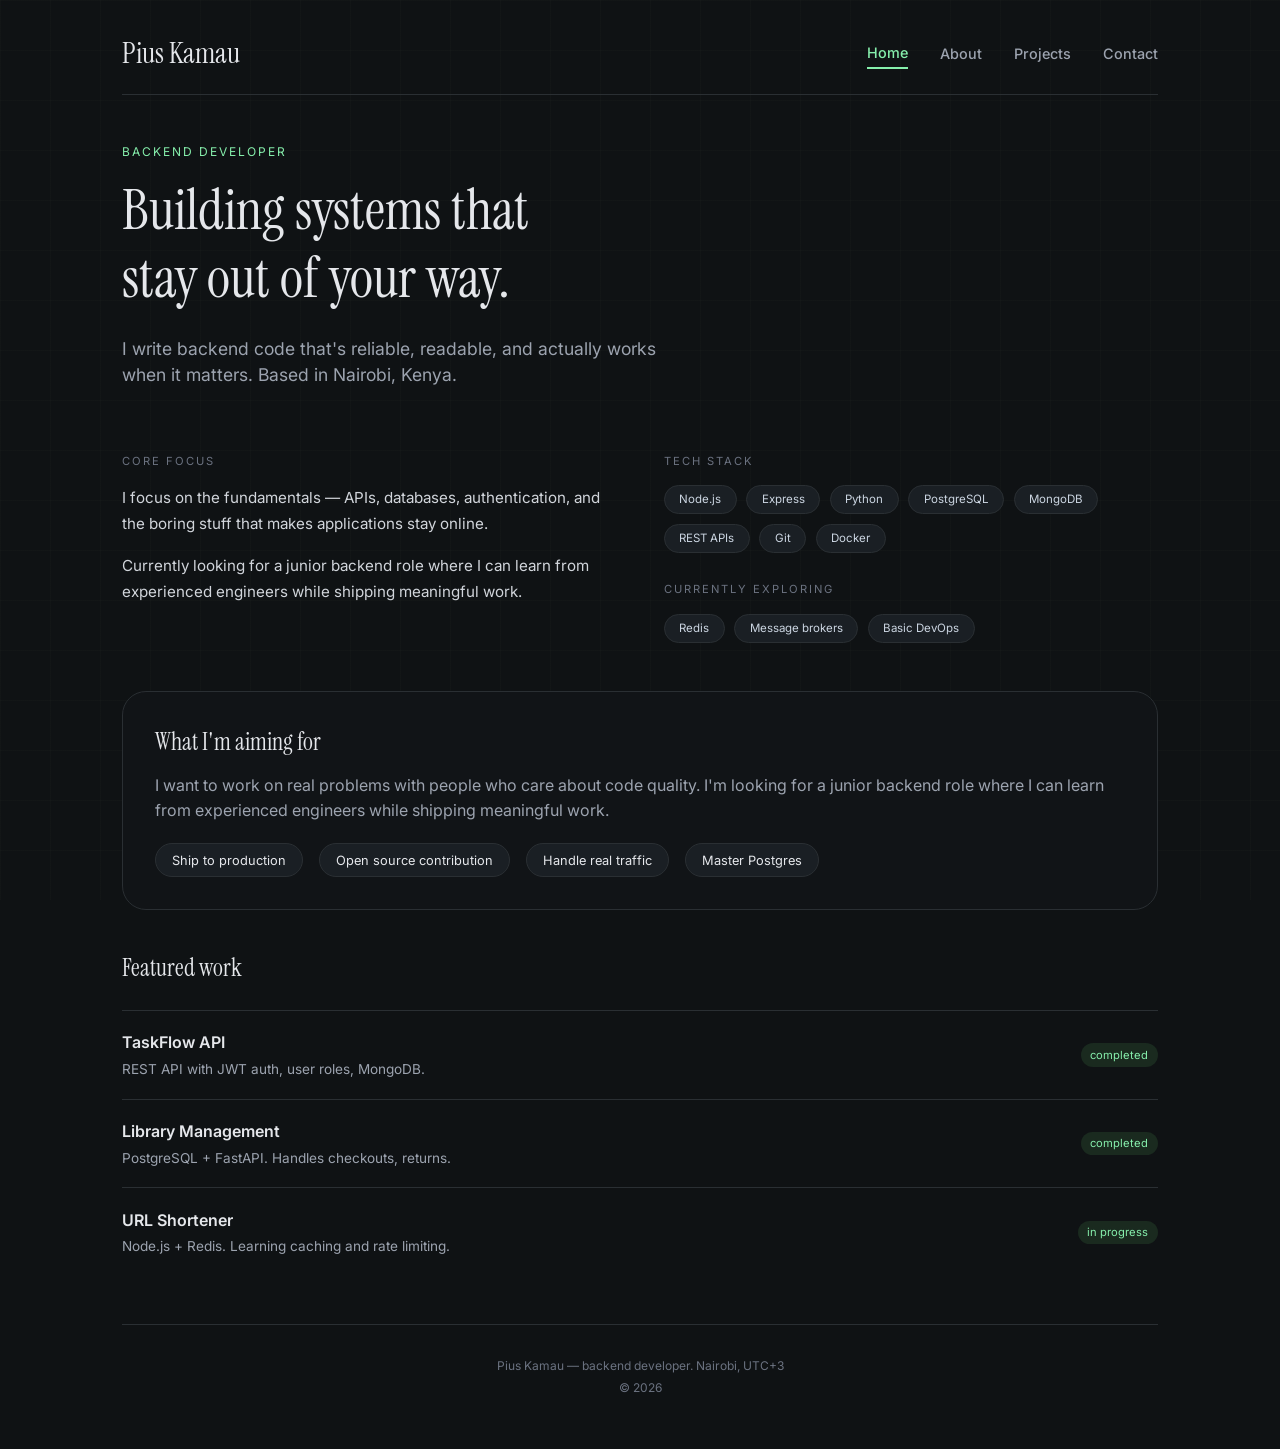
<file: index.html>
<!-- index.html -->
<!DOCTYPE html>
<html lang="en">
<head>
  <meta charset="UTF-8" />
  <meta name="viewport" content="width=device-width, initial-scale=1.0" />
  <title>Pius Kamau | Backend Developer</title>
  <link href="https://fonts.googleapis.com/css2?family=Instrument+Serif:ital@0;1&family=Inter:opsz,wght@14..32,400;14..32,500;14..32,600;14..32,700&display=swap" rel="stylesheet">
  <link rel="stylesheet" href="style.css" />
  <script src="script.js" defer></script>
</head>
<body>
  <div class="container">
    <div class="header">
      <a href="index.html" class="logo">Pius Kamau</a>
      <button class="hamburger" id="hamburger">
        <span></span><span></span><span></span>
      </button>
      <div class="nav-links" id="navLinks">
        <a href="index.html" class="active">Home</a>
        <a href="about.html">About</a>
        <a href="projects.html">Projects</a>
        <a href="contact.html">Contact</a>
      </div>
    </div>
    <div class="hero">
      <div class="role">backend developer</div>
      <h1>Building systems that<br>stay out of your way.</h1>
      <p>I write backend code that's reliable, readable, and actually works when it matters. Based in Nairobi, Kenya.</p>
    </div>
    <div class="two-col">
      <div>
        <div class="section-label">Core focus</div>
        <div class="about-text">
          <p>I focus on the fundamentals — APIs, databases, authentication, and the boring stuff that makes applications stay online.</p>
          <p>Currently looking for a junior backend role where I can learn from experienced engineers while shipping meaningful work.</p>
        </div>
      </div>
      <div>
        <div class="section-label">Tech Stack</div>
        <div class="skills-list">
          <span class="skill">Node.js</span><span class="skill">Express</span><span class="skill">Python</span>
          <span class="skill">PostgreSQL</span><span class="skill">MongoDB</span><span class="skill">REST APIs</span>
          <span class="skill">Git</span><span class="skill">Docker</span>
        </div>
        <div style="margin-top: 1.8rem;">
          <div class="section-label">Currently exploring</div>
          <div class="skills-list">
            <span class="skill">Redis</span><span class="skill">Message brokers</span><span class="skill">Basic DevOps</span>
          </div>
        </div>
      </div>
    </div>
    <div class="mission-block">
      <h3>What I'm aiming for</h3>
      <p>I want to work on real problems with people who care about code quality. I'm looking for a junior backend role where I can learn from experienced engineers while shipping meaningful work.</p>
      <div class="goals-grid">
        <span class="goal-item">Ship to production</span><span class="goal-item">Open source contribution</span>
        <span class="goal-item">Handle real traffic</span><span class="goal-item">Master Postgres</span>
      </div>
    </div>
    <div class="featured-projects">
      <h3>Featured work</h3>
      <div class="project-item"><div><div class="project-title">TaskFlow API</div><div class="project-desc">REST API with JWT auth, user roles, MongoDB.</div></div><div class="project-status">completed</div></div>
      <div class="project-item"><div><div class="project-title">Library Management</div><div class="project-desc">PostgreSQL + FastAPI. Handles checkouts, returns.</div></div><div class="project-status">completed</div></div>
      <div class="project-item"><div><div class="project-title">URL Shortener</div><div class="project-desc">Node.js + Redis. Learning caching and rate limiting.</div></div><div class="project-status">in progress</div></div>
    </div>
    <div class="footer"><p>Pius Kamau — backend developer. Nairobi, UTC+3</p><p>© 2026</p></div>
  </div>
</body>
</html>
</file>
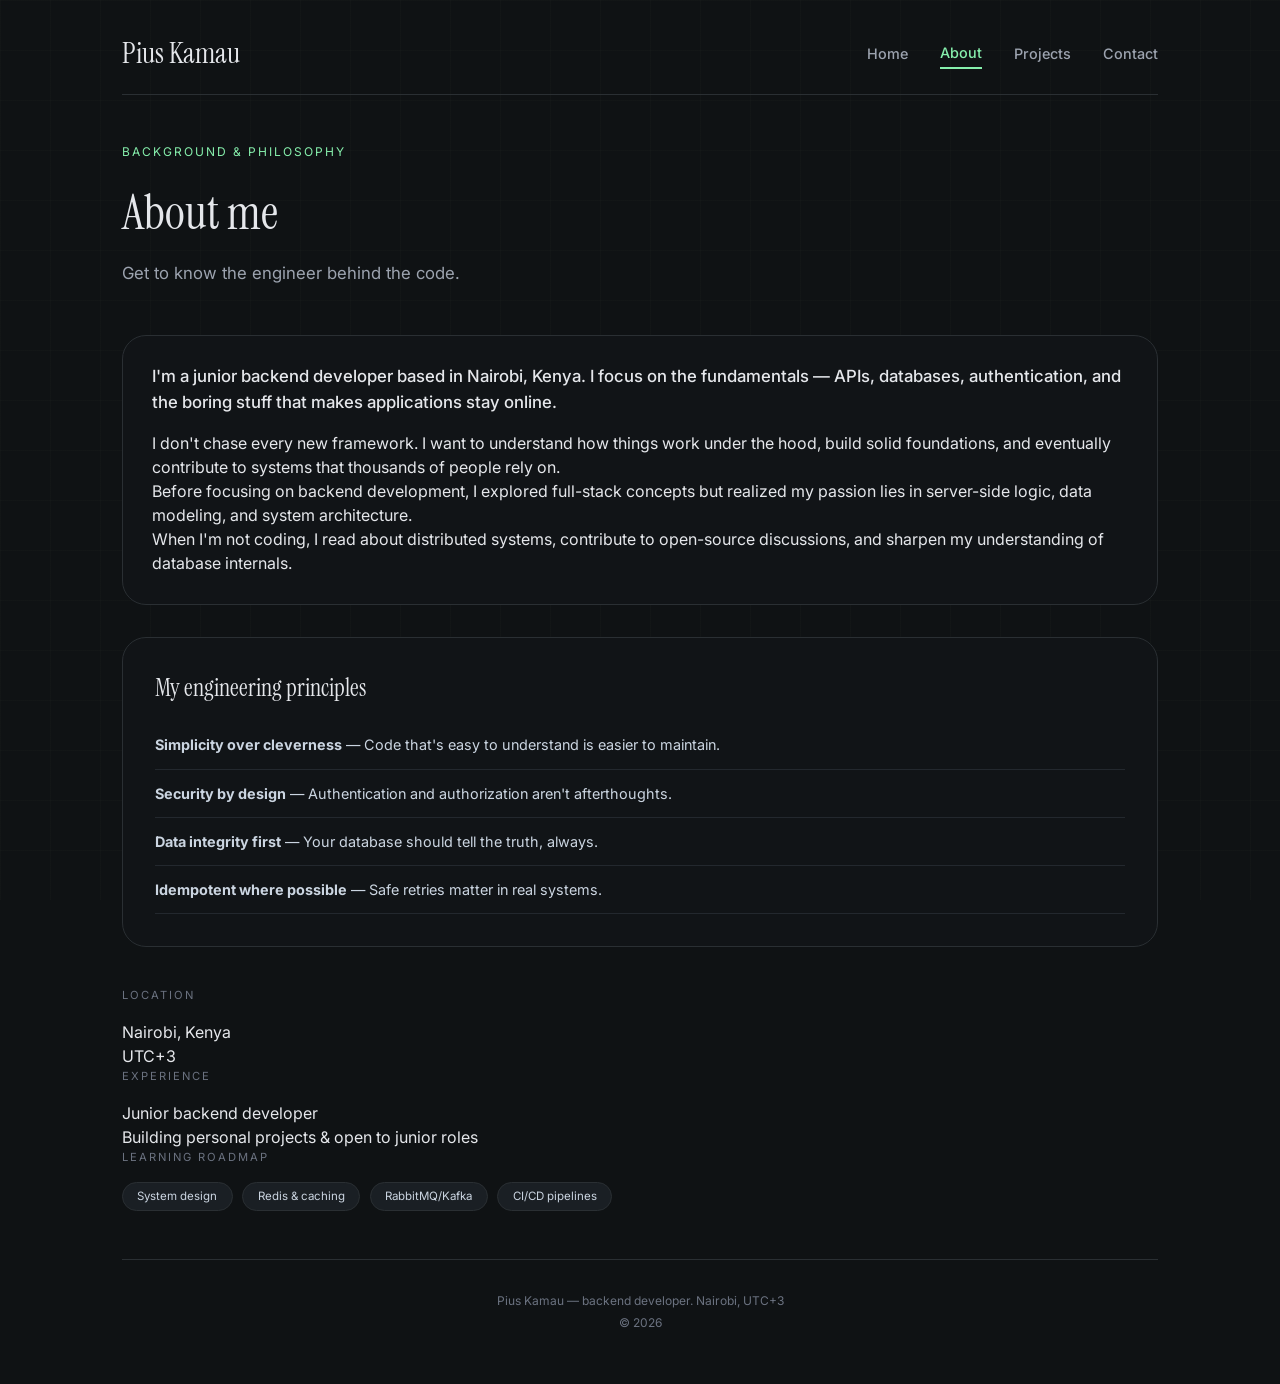
<file: about.html>
<!-- about.html - About Page -->
<!DOCTYPE html>
<html lang="en">
<head>
  <meta charset="UTF-8" />
  <meta name="viewport" content="width=device-width, initial-scale=1.0" />
  <meta name="description" content="About Pius Kamau — backend developer based in Nairobi." />
  <title>Pius Kamau | About</title>
  <link href="https://fonts.googleapis.com/css2?family=Instrument+Serif:ital@0;1&family=Inter:opsz,wght@14..32,400;14..32,500;14..32,600;14..32,700&display=swap" rel="stylesheet">
  <link rel="stylesheet" href="style.css" />
  <script src="script.js" defer></script>
</head>
<body>
  <div class="container">
    <div class="header">
      <a href="index.html" class="logo">Pius Kamau</a>
      <button class="hamburger" id="hamburger">
        <span></span>
        <span></span>
        <span></span>
      </button>
      <div class="nav-links" id="navLinks">
        <a href="index.html">Home</a>
        <a href="about.html" class="active">About</a>
        <a href="projects.html">Projects</a>
        <a href="contact.html">Contact</a>
      </div>
    </div>

    <div class="page-header">
      <div class="role">background & philosophy</div>
      <h1 class="page-title">About me</h1>
      <p class="page-subtitle">Get to know the engineer behind the code.</p>
    </div>

    <div class="about-grid">
      <div>
        <div class="bio-card">
          <p class="lead">I'm a junior backend developer based in Nairobi, Kenya. I focus on the fundamentals — APIs, databases, authentication, and the boring stuff that makes applications stay online.</p>
          <p>I don't chase every new framework. I want to understand how things work under the hood, build solid foundations, and eventually contribute to systems that thousands of people rely on.</p>
          <p>Before focusing on backend development, I explored full-stack concepts but realized my passion lies in server-side logic, data modeling, and system architecture.</p>
          <p>When I'm not coding, I read about distributed systems, contribute to open-source discussions, and sharpen my understanding of database internals.</p>
        </div>
        <div class="mission-block">
          <h3>My engineering principles</h3>
          <div class="principles-list">
            <div class="principle"> <strong>Simplicity over cleverness</strong> — Code that's easy to understand is easier to maintain.</div>
            <div class="principle"> <strong>Security by design</strong> — Authentication and authorization aren't afterthoughts.</div>
            <div class="principle"> <strong>Data integrity first</strong> — Your database should tell the truth, always.</div>
            <div class="principle"> <strong>Idempotent where possible</strong> — Safe retries matter in real systems.</div>
          </div>
        </div>
      </div>
      <div>
        <div class="info-card">
          <div class="section-label">Location</div>
          <p>Nairobi, Kenya<br>UTC+3</p>
        </div>
        <div class="info-card">
          <div class="section-label">Experience</div>
          <p>Junior backend developer<br>Building personal projects & open to junior roles</p>
        </div>
        <div class="info-card">
          <div class="section-label">Learning roadmap</div>
          <div class="skills-list">
            <span class="skill">System design</span>
            <span class="skill">Redis & caching</span>
            <span class="skill">RabbitMQ/Kafka</span>
            <span class="skill">CI/CD pipelines</span>
          </div>
        </div>
      </div>
    </div>

    <div class="footer">
      <p>Pius Kamau — backend developer. Nairobi, UTC+3</p>
      <p>© 2026</p>
    </div>
  </div>
</body>
</html>
</file>
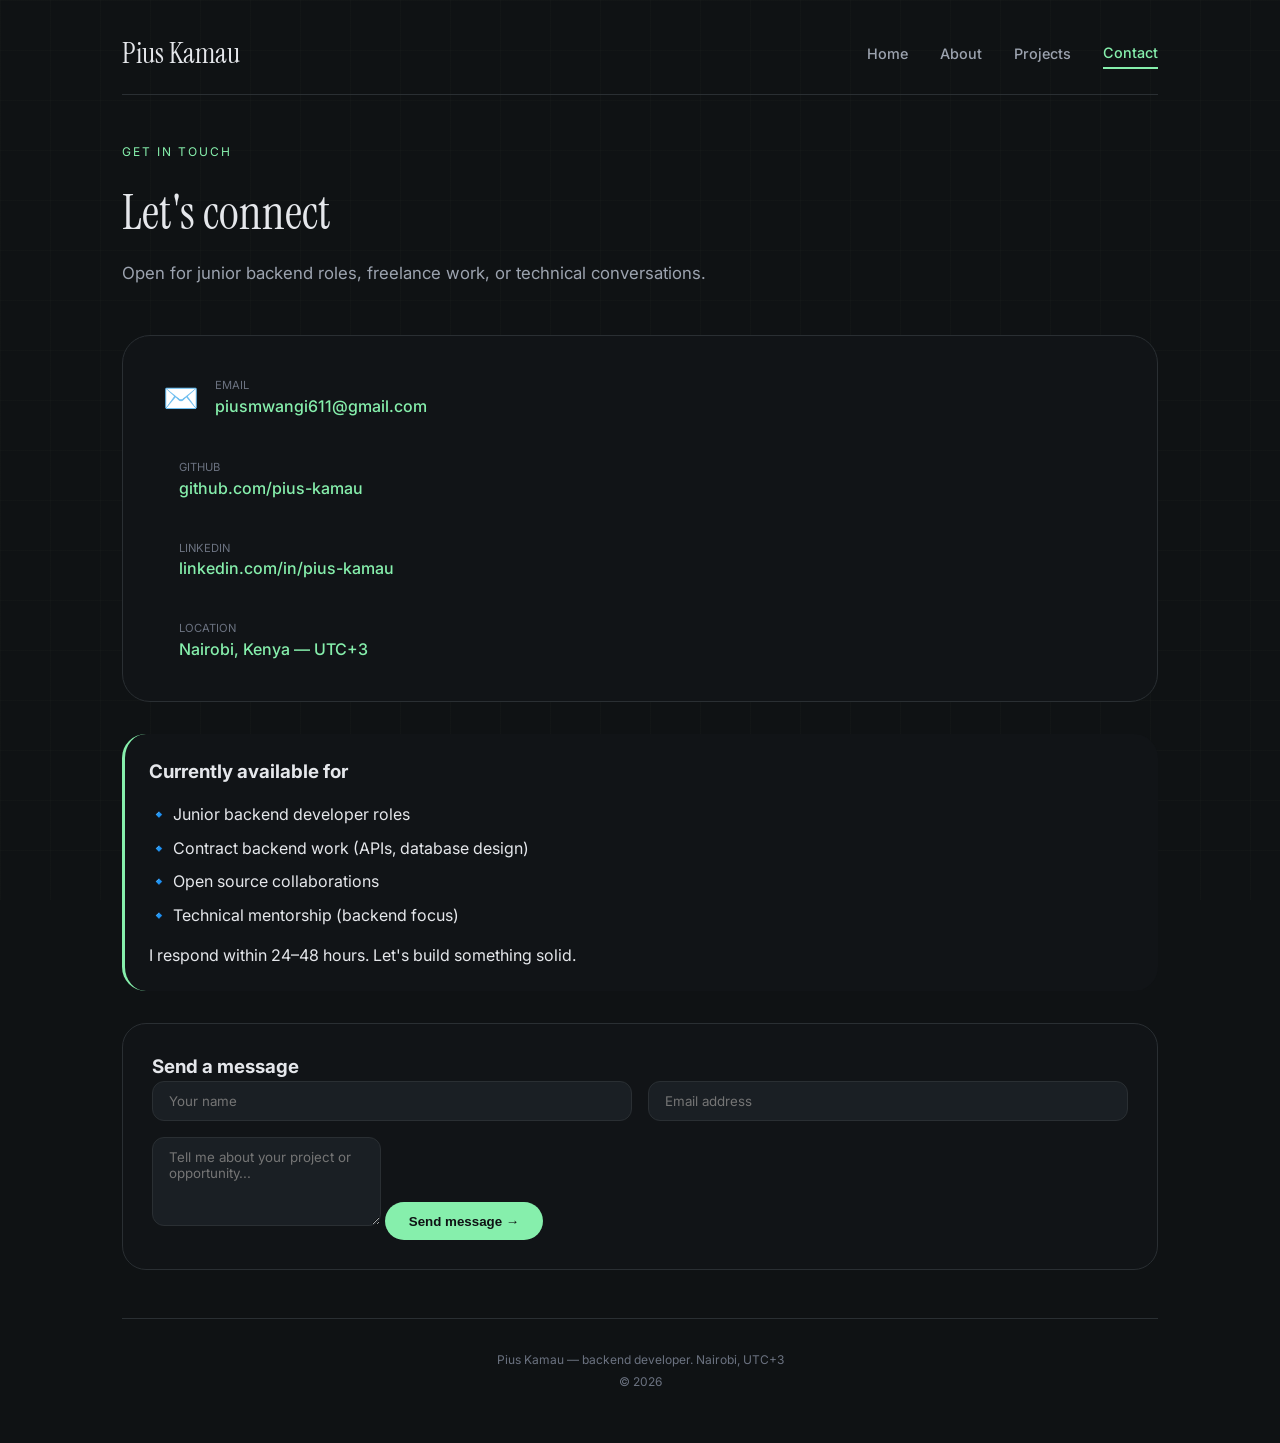
<file: contact.html>
<!-- contact.html - Contact Page -->
<!DOCTYPE html>
<html lang="en">
<head>
  <meta charset="UTF-8" />
  <meta name="viewport" content="width=device-width, initial-scale=1.0" />
  <meta name="description" content="Contact Pius Kamau — backend developer." />
  <title>Pius Kamau | Contact</title>
  <link href="https://fonts.googleapis.com/css2?family=Instrument+Serif:ital@0;1&family=Inter:opsz,wght@14..32,400;14..32,500;14..32,600;14..32,700&display=swap" rel="stylesheet">
  <link rel="stylesheet" href="style.css" />
  <script src="script.js" defer></script>
</head>
<body>
  <div class="container">
    <div class="header">
      <a href="index.html" class="logo">Pius Kamau</a>
      <button class="hamburger" id="hamburger">
        <span></span>
        <span></span>
        <span></span>
      </button>
      <div class="nav-links" id="navLinks">
        <a href="index.html">Home</a>
        <a href="about.html">About</a>
        <a href="projects.html">Projects</a>
        <a href="contact.html" class="active">Contact</a>
      </div>
    </div>

    <div class="page-header">
      <div class="role">get in touch</div>
      <h1 class="page-title">Let's connect</h1>
      <p class="page-subtitle">Open for junior backend roles, freelance work, or technical conversations.</p>
    </div>

    <div class="contact-container">
      <div class="contact-card-main">
        <div class="contact-methods">
          <div class="contact-item">
            <span class="contact-icon">✉️</span>
            <div>
              <div class="contact-label">Email</div>
              <a href="mailto:piusmwangi611@gmail.com" class="contact-value">piusmwangi611@gmail.com</a>
            </div>
          </div>
          <div class="contact-item">
            <span class="contact-icon"></span>
            <div>
              <div class="contact-label">GitHub</div>
              <a href="https://github.com/pius-kamau" target="_blank" class="contact-value">github.com/pius-kamau</a>
            </div>
          </div>
          <div class="contact-item">
            <span class="contact-icon"></span>
            <div>
              <div class="contact-label">LinkedIn</div>
              <a href="https://linkedin.com/in/pius-kamau" target="_blank" class="contact-value">linkedin.com/in/pius-kamau</a>
            </div>
          </div>
          <div class="contact-item">
            <span class="contact-icon"></span>
            <div>
              <div class="contact-label">Location</div>
              <span class="contact-value">Nairobi, Kenya — UTC+3</span>
            </div>
          </div>
        </div>
      </div>

      <div class="availability-box">
        <h3>Currently available for</h3>
        <div class="availability-list">
          <span>🔹 Junior backend developer roles</span>
          <span>🔹 Contract backend work (APIs, database design)</span>
          <span>🔹 Open source collaborations</span>
          <span>🔹 Technical mentorship (backend focus)</span>
        </div>
        <p class="response-text">I respond within 24–48 hours. Let's build something solid.</p>
      </div>

      <div class="contact-form-container">
        <h3>Send a message</h3>
        <form id="contactForm">
          <div class="form-row">
            <input type="text" id="userName" placeholder="Your name" required />
            <input type="email" id="userEmail" placeholder="Email address" required />
          </div>
          <textarea id="userMessage" rows="4" placeholder="Tell me about your project or opportunity..." required></textarea>
          <button type="submit" class="submit-btn" id="submitBtn">Send message →</button>
        </form>
        <div id="successNotification" class="success-message hidden"></div>
      </div>
    </div>

    <div class="footer">
      <p>Pius Kamau — backend developer. Nairobi, UTC+3</p>
      <p>© 2026</p>
    </div>
  </div>
</body>
</html>
</file>
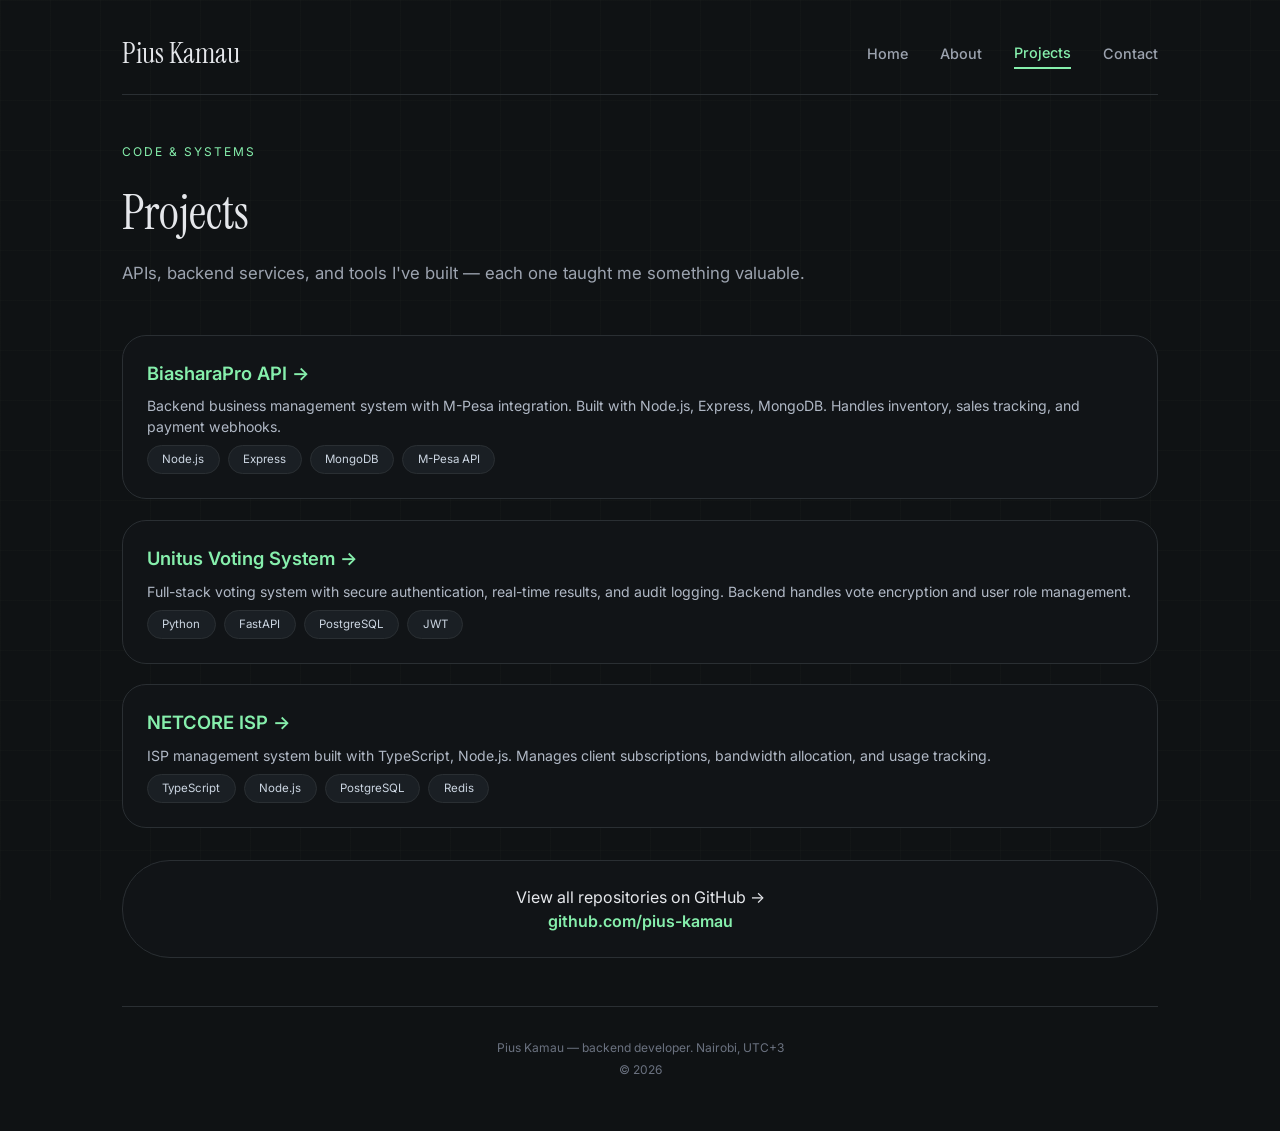
<file: projects.html>
<!-- projects.html -->
<!DOCTYPE html>
<html lang="en">
<head>
  <meta charset="UTF-8" />
  <meta name="viewport" content="width=device-width, initial-scale=1.0" />
  <title>Pius Kamau | Projects</title>
  <link href="https://fonts.googleapis.com/css2?family=Instrument+Serif:ital@0;1&family=Inter:opsz,wght@14..32,400;14..32,500;14..32,600;14..32,700&display=swap" rel="stylesheet">
  <link rel="stylesheet" href="style.css" />
  <script src="script.js" defer></script>
</head>
<body>
  <div class="container">
    <div class="header">
      <a href="index.html" class="logo">Pius Kamau</a>
      <button class="hamburger" id="hamburger"><span></span><span></span><span></span></button>
      <div class="nav-links" id="navLinks">
        <a href="index.html">Home</a><a href="about.html">About</a>
        <a href="projects.html" class="active">Projects</a><a href="contact.html">Contact</a>
      </div>
    </div>
    <div class="page-header"><div class="role">code & systems</div><h1 class="page-title">Projects</h1><p class="page-subtitle">APIs, backend services, and tools I've built — each one taught me something valuable.</p></div>
    <div class="repo-list">
      <div class="repo-card"><a href="https://github.com/pius-kamau/biasharapro-api" target="_blank">BiasharaPro API →</a><p>Backend business management system with M-Pesa integration. Built with Node.js, Express, MongoDB. Handles inventory, sales tracking, and payment webhooks.</p><div class="tech-stack"><span class="skill">Node.js</span><span class="skill">Express</span><span class="skill">MongoDB</span><span class="skill">M-Pesa API</span></div></div>
      <div class="repo-card"><a href="https://github.com/pius-kamau/unitus-voting-system" target="_blank">Unitus Voting System →</a><p>Full-stack voting system with secure authentication, real-time results, and audit logging. Backend handles vote encryption and user role management.</p><div class="tech-stack"><span class="skill">Python</span><span class="skill">FastAPI</span><span class="skill">PostgreSQL</span><span class="skill">JWT</span></div></div>
      <div class="repo-card"><a href="https://github.com/pius-kamau/NETCORE-ISP" target="_blank">NETCORE ISP →</a><p>ISP management system built with TypeScript, Node.js. Manages client subscriptions, bandwidth allocation, and usage tracking.</p><div class="tech-stack"><span class="skill">TypeScript</span><span class="skill">Node.js</span><span class="skill">PostgreSQL</span><span class="skill">Redis</span></div></div>
    </div>
    <div class="github-cta"><p>View all repositories on GitHub →</p><a href="https://github.com/pius-kamau" target="_blank" class="github-link">github.com/pius-kamau</a></div>
    <div class="footer"><p>Pius Kamau — backend developer. Nairobi, UTC+3</p><p>© 2026</p></div>
  </div>
</body>
</html>
</file>
<file: style.css>
/* style.css */
* {
  margin: 0;
  padding: 0;
  box-sizing: border-box;
}

body {
  background: #0f1214;
  font-family: 'Inter', sans-serif;
  color: #e5e7eb;
  line-height: 1.5;
}

body::before {
  content: '';
  position: fixed;
  top: 0;
  left: 0;
  width: 100%;
  height: 100%;
  background-image: linear-gradient(rgba(80, 100, 80, 0.06) 1px, transparent 1px), linear-gradient(90deg, rgba(80, 100, 80, 0.06) 1px, transparent 1px);
  background-size: 50px 50px;
  pointer-events: none;
  z-index: 0;
}

.container {
  max-width: 1100px;
  margin: 0 auto;
  padding: 2rem 2rem 3rem;
  position: relative;
  z-index: 1;
}

.header {
  display: flex;
  justify-content: space-between;
  align-items: center;
  border-bottom: 1px solid #2a2f33;
  padding-bottom: 1.2rem;
  margin-bottom: 3rem;
  position: relative;
}

.logo {
  font-family: 'Instrument Serif', serif;
  font-size: 1.8rem;
  font-weight: 400;
  color: #e5e7eb;
  text-decoration: none;
  transition: all 0.2s ease;
}

.logo:hover {
  color: #86efac;
  transform: scale(1.02);
}

.nav-links {
  display: flex;
  gap: 2rem;
  align-items: center;
}

.nav-links a {
  color: #9ca3af;
  text-decoration: none;
  font-size: 0.9rem;
  font-weight: 500;
  transition: all 0.2s ease;
  padding: 0.2rem 0;
}

.nav-links a:hover,
.nav-links a.active {
  color: #86efac;
  border-bottom: 2px solid #86efac;
}

.hamburger {
  display: none;
  flex-direction: column;
  justify-content: space-between;
  width: 30px;
  height: 21px;
  cursor: pointer;
  background: transparent;
  border: none;
  z-index: 1001;
}

.hamburger span {
  width: 100%;
  height: 2px;
  background-color: #e5e7eb;
  transition: all 0.3s ease;
  border-radius: 2px;
}

.hamburger.active span:nth-child(1) {
  transform: translateY(9px) rotate(45deg);
}

.hamburger.active span:nth-child(2) {
  opacity: 0;
}

.hamburger.active span:nth-child(3) {
  transform: translateY(-9px) rotate(-45deg);
}

/* Mobile Navigation */
@media (max-width: 768px) {
  .container {
    padding: 1rem;
  }
  
  .hamburger {
    display: flex;
  }
  
  .nav-links {
    position: fixed;
    top: 70px;
    right: -280px;
    width: 240px;
    background: #0f1214;
    flex-direction: column;
    gap: 0.25rem;
    transition: right 0.3s ease-in-out;
    z-index: 1000;
    border: 1px solid #2a2f33;
    border-radius: 16px;
    box-shadow: 0 10px 30px rgba(0, 0, 0, 0.5);
    padding: 0.75rem;
  }
  
  .nav-links.active {
    right: 1rem;
  }
  
  .nav-links a {
    font-size: 1rem;
    width: 100%;
    text-align: left;
    padding: 0.7rem 1rem;
    display: block;
    border-radius: 10px;
  }
  
  .nav-links a:hover,
  .nav-links a.active {
    background: rgba(134, 239, 172, 0.1);
    border-bottom: none;
  }
}

/* ANIMATIONS */
@keyframes fadeInUp {
  from {
    opacity: 0;
    transform: translateY(40px);
  }
  to {
    opacity: 1;
    transform: translateY(0);
  }
}

@keyframes scaleIn {
  from {
    opacity: 0;
    transform: scale(0.9);
  }
  to {
    opacity: 1;
    transform: scale(1);
  }
}

@keyframes growPulse {
  0% {
    transform: scale(1);
  }
  50% {
    transform: scale(1.03);
  }
  100% {
    transform: scale(1);
  }
}

/* Hero Section */
.hero {
  margin-bottom: 4rem;
  animation: fadeInUp 0.6s ease-out forwards;
}

.role {
  color: #86efac;
  font-size: 0.75rem;
  text-transform: uppercase;
  letter-spacing: 2px;
  margin-bottom: 1rem;
  animation: fadeInUp 0.6s ease-out 0.1s forwards;
  opacity: 0;
  animation-fill-mode: forwards;
}

.hero h1 {
  font-family: 'Instrument Serif', serif;
  font-size: 3.5rem;
  font-weight: 400;
  line-height: 1.2;
  margin-bottom: 1.5rem;
  max-width: 750px;
  animation: fadeInUp 0.6s ease-out 0.2s forwards;
  opacity: 0;
  animation-fill-mode: forwards;
}

.hero p {
  color: #9ca3af;
  font-size: 1.1rem;
  max-width: 580px;
  animation: fadeInUp 0.6s ease-out 0.3s forwards;
  opacity: 0;
  animation-fill-mode: forwards;
}

.page-header {
  margin-bottom: 3rem;
}

.page-title {
  font-family: 'Instrument Serif', serif;
  font-size: 3rem;
  font-weight: 400;
  margin: 0.25rem 0 0.75rem;
}

.page-subtitle {
  color: #9ca3af;
  font-size: 1.05rem;
}

/* Two Column */
.two-col {
  display: grid;
  grid-template-columns: 1fr 1fr;
  gap: 3rem;
  margin-bottom: 3rem;
}

.section-label {
  font-size: 0.7rem;
  text-transform: uppercase;
  letter-spacing: 2px;
  color: #6b7280;
  margin-bottom: 1rem;
}

.about-text {
  color: #d1d5db;
  font-size: 0.95rem;
  line-height: 1.7;
}

.about-text p {
  margin-bottom: 1rem;
}

/* Skills */
.skills-list {
  display: flex;
  flex-wrap: wrap;
  gap: 0.6rem;
}

.skill {
  background: #1a1f24;
  padding: 0.3rem 0.9rem;
  border-radius: 30px;
  font-size: 0.72rem;
  color: #cbd5e1;
  border: 1px solid #2a2f33;
  transition: all 0.3s ease;
  cursor: pointer;
  display: inline-block;
}

.skill:hover {
  border-color: #86efac;
  color: #86efac;
  transform: translateY(-3px) scale(1.05);
}

/* Active tap effect for mobile */
.skill:active {
  transform: scale(0.95);
}

/* Mission Block */
.mission-block {
  background: #111417;
  border: 1px solid #2a2f33;
  border-radius: 24px;
  padding: 2rem;
  margin: 1.5rem 0 2.5rem;
  transition: all 0.3s ease;
}

.mission-block:hover {
  transform: translateY(-6px) scale(1.01);
  border-color: #86efac;
  box-shadow: 0 10px 30px rgba(134, 239, 172, 0.1);
}

.mission-block:active {
  transform: scale(0.99);
}

.mission-block h3 {
  font-family: 'Instrument Serif', serif;
  font-size: 1.5rem;
  font-weight: 400;
  margin-bottom: 0.8rem;
}

.mission-block p {
  color: #9ca3af;
  line-height: 1.6;
}

.goals-grid {
  display: flex;
  flex-wrap: wrap;
  gap: 1rem;
  margin-top: 1.2rem;
}

.goal-item {
  background: #1a1f24;
  padding: 0.4rem 1rem;
  border-radius: 40px;
  font-size: 0.8rem;
  border: 1px solid #2a2f33;
  transition: all 0.3s ease;
  cursor: pointer;
  display: inline-block;
}

.goal-item:hover {
  border-color: #86efac;
  transform: translateY(-3px) scale(1.05);
  background: rgba(134, 239, 172, 0.1);
}

.goal-item:active {
  transform: scale(0.95);
}

/* Featured Projects */
.featured-projects {
  margin: 2rem 0;
}

.featured-projects h3 {
  font-family: 'Instrument Serif', serif;
  font-size: 1.5rem;
  font-weight: 400;
  margin-bottom: 1.5rem;
}

.project-item {
  border-top: 1px solid #2a2f33;
  padding: 1.2rem 0;
  display: flex;
  justify-content: space-between;
  align-items: center;
  flex-wrap: wrap;
  transition: all 0.3s ease;
  cursor: pointer;
}

.project-item:hover {
  background: rgba(134, 239, 172, 0.03);
  padding-left: 0.5rem;
  transform: scale(1.01);
}

.project-item:active {
  transform: scale(0.99);
}

.project-title {
  font-weight: 600;
  color: #e5e7eb;
  margin-bottom: 0.3rem;
}

.project-desc {
  font-size: 0.85rem;
  color: #9ca3af;
}

.project-status {
  font-size: 0.7rem;
  color: #86efac;
  background: #1a2a1f;
  padding: 0.2rem 0.6rem;
  border-radius: 20px;
  transition: all 0.2s ease;
}

.project-item:hover .project-status {
  transform: scale(1.05);
  background: #2a3a2f;
}

/* Projects Page  */
.repo-list {
  display: flex;
  flex-direction: column;
  gap: 1.3rem;
  margin-bottom: 2rem;
}

.repo-card {
  background: #111417;
  border: 1px solid #2a2f33;
  border-radius: 24px;
  padding: 1.5rem;
  transition: all 0.3s ease;
  cursor: pointer;
}

.repo-card:hover {
  transform: translateX(8px) scale(1.02);
  border-color: #86efac;
  box-shadow: 0 8px 25px rgba(134, 239, 172, 0.15);
}

.repo-card:active {
  transform: scale(0.98);
}

.repo-card a {
  color: #86efac;
  text-decoration: none;
  font-size: 1.15rem;
  font-weight: 600;
  transition: all 0.2s ease;
  display: inline-block;
}

.repo-card a:hover {
  color: #a8f0c5;
  transform: translateX(3px);
}

.repo-card p {
  color: #b0b8c5;
  font-size: 0.88rem;
  margin: 0.5rem 0;
}

.tech-stack {
  display: flex;
  flex-wrap: wrap;
  gap: 0.5rem;
  margin-top: 0.5rem;
}

/* Project Cards Mini */
.project-grid {
  display: grid;
  grid-template-columns: repeat(auto-fill, minmax(280px, 1fr));
  gap: 1.3rem;
  margin: 1rem 0;
}

.project-card-mini {
  background: #111417;
  border: 1px solid #2a2f33;
  border-radius: 20px;
  padding: 1.3rem;
  transition: all 0.3s ease;
  cursor: pointer;
}

.project-card-mini:hover {
  transform: translateY(-6px) scale(1.02);
  border-color: #86efac;
  box-shadow: 0 10px 25px rgba(134, 239, 172, 0.1);
}

.project-card-mini:active {
  transform: scale(0.98);
}

.project-card-mini p {
  font-size: 0.8rem;
  color: #9ca3af;
  margin: 0.5rem 0;
}

.status-badge {
  display: inline-block;
  font-size: 0.65rem;
  background: #1e382a;
  padding: 0.2rem 0.75rem;
  border-radius: 30px;
  color: #86efac;
  transition: all 0.2s ease;
}

.project-card-mini:hover .status-badge {
  transform: scale(1.05);
  background: #2a4a3a;
}

.status-badge.in-progress {
  background: #2a2e1f;
  color: #c9e49a;
}

/* GitHub CTA */
.github-cta {
  text-align: center;
  margin: 2rem 0;
  padding: 1.5rem;
  background: #111417;
  border: 1px solid #2a2f33;
  border-radius: 48px;
  transition: all 0.3s ease;
  cursor: pointer;
}

.github-cta:hover {
  border-color: #86efac;
  transform: scale(1.02);
  box-shadow: 0 5px 20px rgba(134, 239, 172, 0.1);
}

.github-cta:active {
  transform: scale(0.98);
}

.github-link {
  color: #86efac;
  text-decoration: none;
  font-weight: 600;
  transition: all 0.2s ease;
  display: inline-block;
}

.github-link:hover {
  transform: scale(1.05);
  text-decoration: underline;
}

/* About Page */
.bio-card {
  background: #111417;
  border-radius: 24px;
  padding: 1.8rem;
  border: 1px solid #2a2f33;
  margin-bottom: 2rem;
  transition: all 0.3s ease;
  cursor: pointer;
}

.bio-card:hover {
  transform: translateY(-5px) scale(1.01);
  border-color: #86efac;
  box-shadow: 0 10px 25px rgba(134, 239, 172, 0.1);
}

.bio-card:active {
  transform: scale(0.99);
}

.lead {
  font-size: 1.05rem;
  color: #e5e7eb;
  margin-bottom: 1rem;
  font-weight: 500;
}

.principles-list {
  margin-top: 1rem;
}

.principle {
  padding: 0.8rem 0;
  border-bottom: 1px solid #23282e;
  font-size: 0.9rem;
  color: #cbd5e1;
  transition: all 0.3s ease;
  cursor: pointer;
}

.principle:hover {
  transform: translateX(8px) scale(1.01);
  color: #86efac;
}

.principle:active {
  transform: scale(0.99);
}

/* Contact Page */
.contact-card-main {
  background: #111417;
  border: 1px solid #2a2f33;
  border-radius: 28px;
  padding: 2rem;
  margin-bottom: 2rem;
  transition: all 0.3s ease;
}

.contact-card-main:hover {
  transform: translateY(-5px) scale(1.01);
  border-color: #86efac;
  box-shadow: 0 10px 25px rgba(134, 239, 172, 0.1);
}

.contact-card-main:active {
  transform: scale(0.99);
}

.contact-methods {
  display: flex;
  flex-direction: column;
  gap: 1.5rem;
}

.contact-item {
  display: flex;
  gap: 1rem;
  align-items: center;
  padding: 0.5rem;
  border-radius: 12px;
  transition: all 0.3s ease;
  cursor: pointer;
}

.contact-item:hover {
  background: rgba(134, 239, 172, 0.05);
  transform: translateX(8px) scale(1.01);
}

.contact-item:active {
  transform: scale(0.98);
}

.contact-icon {
  font-size: 1.8rem;
  transition: all 0.2s ease;
}

.contact-item:hover .contact-icon {
  transform: scale(1.1);
}

.contact-label {
  font-size: 0.7rem;
  text-transform: uppercase;
  color: #6b7280;
}

.contact-value {
  color: #86efac;
  text-decoration: none;
  font-size: 1rem;
  font-weight: 500;
  transition: all 0.2s ease;
  display: inline-block;
}

.contact-value:hover {
  transform: scale(1.02);
  text-decoration: underline;
}

.availability-box {
  background: #111417;
  border-radius: 24px;
  padding: 1.5rem;
  border-left: 3px solid #86efac;
  margin-bottom: 2rem;
  transition: all 0.3s ease;
}

.availability-box:hover {
  transform: translateX(5px) scale(1.01);
  box-shadow: 0 5px 20px rgba(134, 239, 172, 0.1);
}

.availability-box:active {
  transform: scale(0.99);
}

.availability-list {
  display: flex;
  flex-direction: column;
  gap: 0.6rem;
  margin: 1rem 0;
}

.contact-form-container {
  background: #111417;
  border-radius: 24px;
  padding: 1.8rem;
  border: 1px solid #2a2f33;
  transition: all 0.3s ease;
}

.contact-form-container:hover {
  transform: translateY(-4px) scale(1.01);
  border-color: #86efac;
  box-shadow: 0 10px 25px rgba(134, 239, 172, 0.1);
}

.contact-form-container:active {
  transform: scale(0.99);
}

.form-row {
  display: grid;
  grid-template-columns: 1fr 1fr;
  gap: 1rem;
  margin-bottom: 1rem;
}

input, textarea {
  background: #1a1f24;
  border: 1px solid #2a2f33;
  padding: 0.7rem 1rem;
  border-radius: 12px;
  color: #e5e7eb;
  font-family: inherit;
  transition: all 0.2s ease;
}

input:focus, textarea:focus {
  outline: none;
  border-color: #86efac;
  transform: scale(1.01);
}

.submit-btn {
  background: #86efac;
  color: #0f1214;
  border: none;
  padding: 0.7rem 1.5rem;
  border-radius: 30px;
  margin-top: 1rem;
  cursor: pointer;
  font-weight: 600;
  transition: all 0.2s ease;
}

.submit-btn:hover {
  background: #a8f0c5;
  transform: translateY(-3px) scale(1.02);
  box-shadow: 0 5px 15px rgba(134, 239, 172, 0.3);
}

.submit-btn:active {
  transform: scale(0.98);
}

.success-message {
  background: #1e382a;
  border: 1px solid #86efac;
  border-radius: 16px;
  padding: 1rem;
  margin-top: 1rem;
  text-align: center;
  animation: fadeInUp 0.4s ease;
}

.hidden {
  display: none;
}

.footer {
  border-top: 1px solid #2a2f33;
  margin-top: 3rem;
  padding-top: 2rem;
  text-align: center;
  font-size: 0.75rem;
  color: #6b7280;
}

.footer p {
  margin-bottom: 0.25rem;
}

/* SCROLL ANIMATIONS  */
.scroll-reveal {
  opacity: 0;
  transform: translateY(30px) scale(0.95);
  transition: all 0.6s cubic-bezier(0.2, 0.9, 0.4, 1.1);
}

.scroll-reveal.revealed {
  opacity: 1;
  transform: translateY(0) scale(1);
}

/* Responsive */
@media (max-width: 768px) {
  .container {
    padding: 1rem;
  }
  
  .hero h1 {
    font-size: 2rem;
  }
  
  .page-title {
    font-size: 2rem;
  }
  
  .two-col {
    grid-template-columns: 1fr;
    gap: 2rem;
  }
  
  .form-row {
    grid-template-columns: 1fr;
  }
  
  .skill, .goal-item, .repo-card, .project-card-mini, .contact-item {
    transition: transform 0.2s ease, background 0.2s ease;
  }
  
  .skill:active, .goal-item:active, .repo-card:active, .project-card-mini:active, .contact-item:active {
    transform: scale(0.97);
    background: rgba(134, 239, 172, 0.05);
  }
  
  .submit-btn:active {
    transform: scale(0.96);
  }
}

@media (max-width: 480px) {
  .hero h1 {
    font-size: 1.6rem;
  }
  
  .page-title {
    font-size: 1.6rem;
  }
}
</file>
